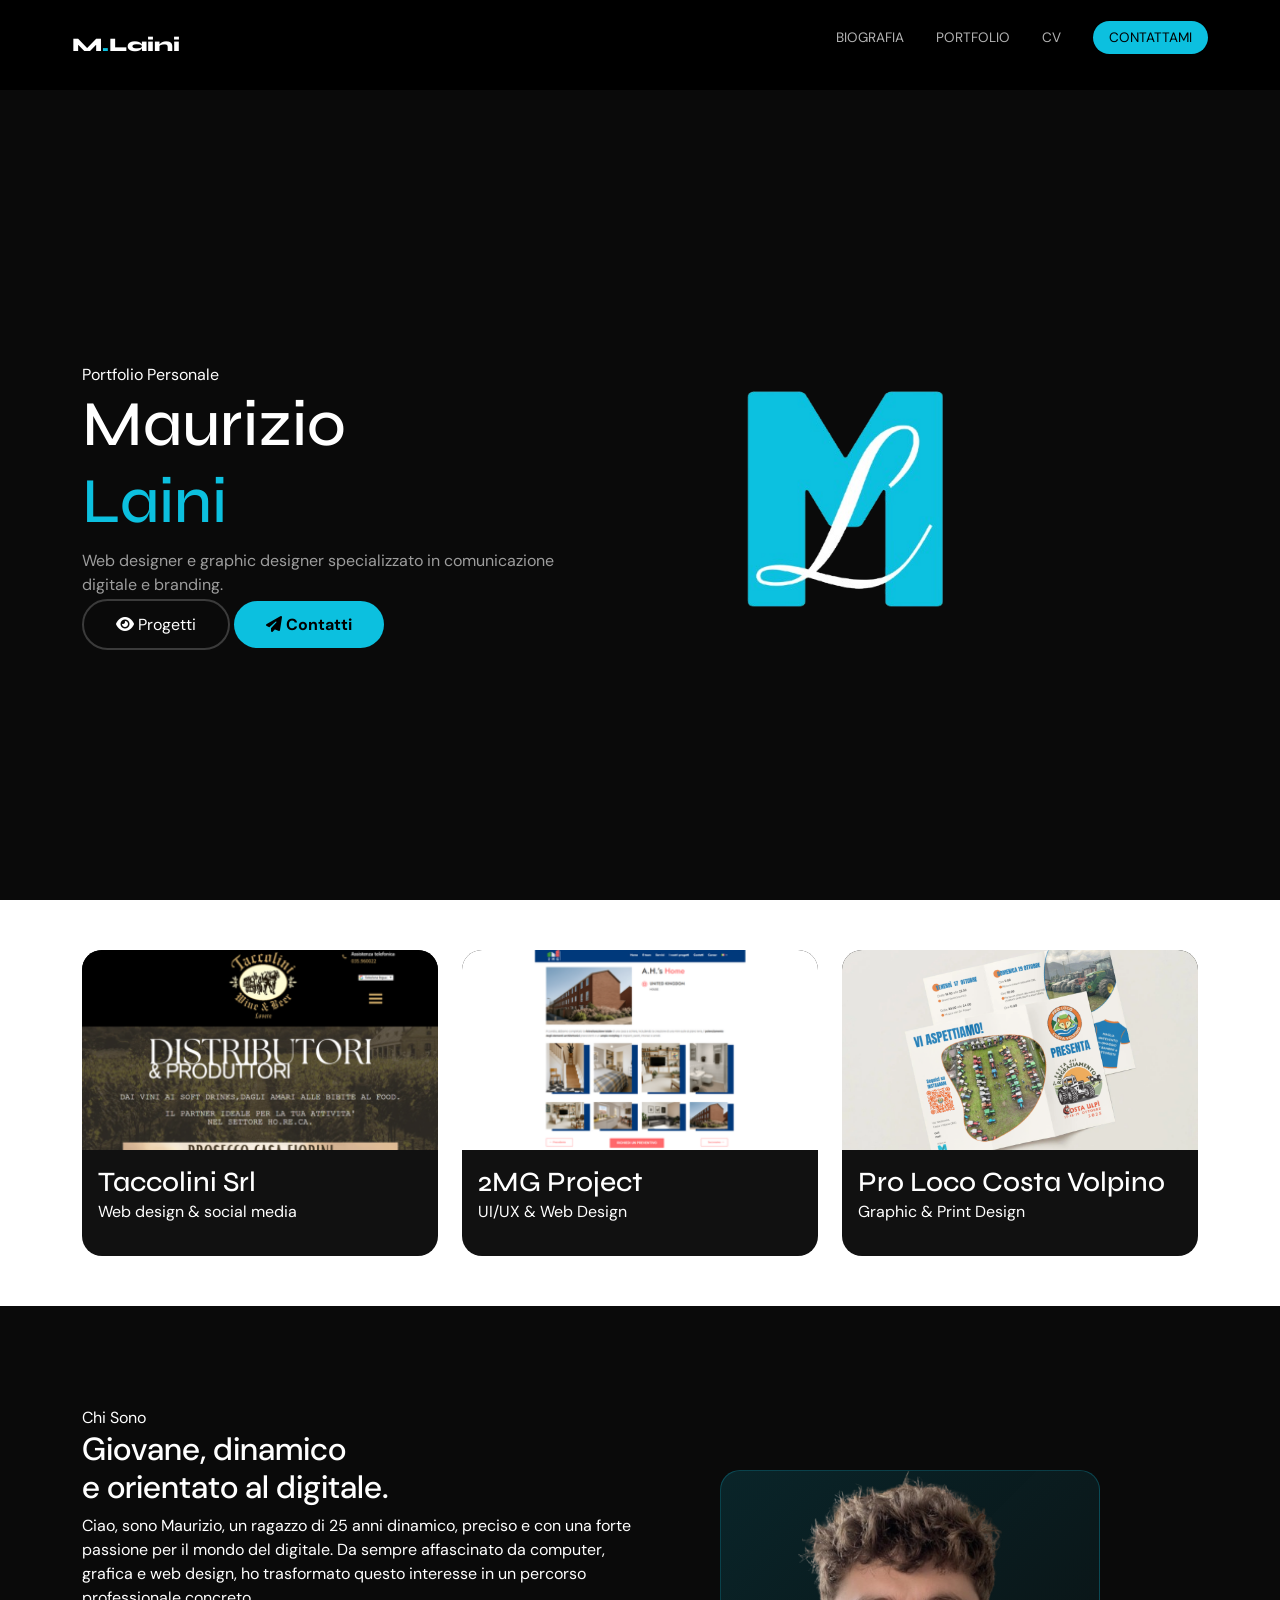
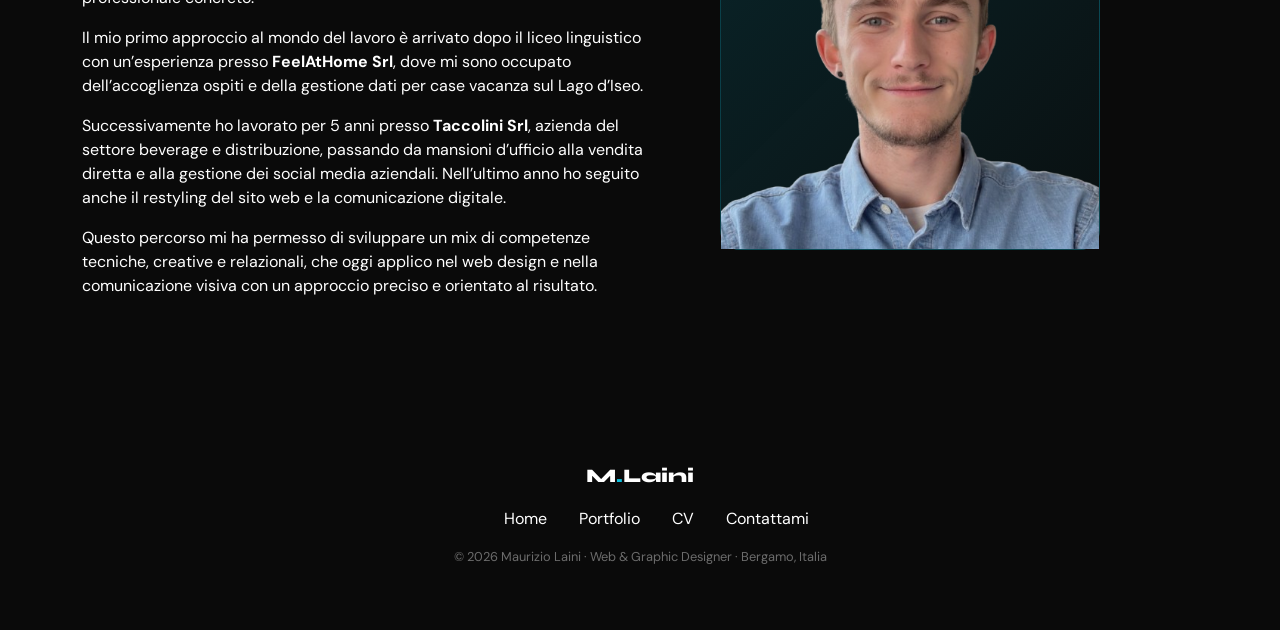
<file: index.html>
<!DOCTYPE html>
<html lang="it">
<head>
  <meta charset="UTF-8">
  <meta name="viewport" content="width=device-width, initial-scale=1.0">
  <title>Maurizio Laini – Web & Graphic Designer</title>

  <meta name="description" content="Portfolio di Maurizio Laini, web designer e graphic designer specializzato in comunicazione digitale, branding e sviluppo web.">

<!-- Open Graph -->
  <meta property="og:title" content="Maurizio Laini – Web & Graphic Designer">
  <meta property="og:description" content="Portfolio di Maurizio Laini, web designer e graphic designer specializzato in comunicazione digitale, branding e sviluppo web.">
  <meta property="og:type" content="website">
  <meta property="og:url" content="https://mauriziolaini.github.io/Portfolio/">
  <meta property="og:image" content="img/Logo_Black_Background.png">

<!-- Fonts -->
  <link rel="preconnect" href="https://fonts.googleapis.com">
  <link rel="preconnect" href="https://fonts.gstatic.com" crossorigin>
  <link href="https://fonts.googleapis.com/css2?family=Syne:wght@700;800&family=DM+Sans:wght@400;500;700&display=swap" rel="stylesheet">

<!-- CSS -->
  <link rel="stylesheet" href="https://cdn.jsdelivr.net/npm/bootstrap@5.3.2/dist/css/bootstrap.min.css">
  <link rel="stylesheet" href="https://cdnjs.cloudflare.com/ajax/libs/font-awesome/6.5.1/css/all.min.css">
  <link rel="stylesheet" href="css/style.css">

<!-- FAVICON -->
  <link rel="icon" href="favicon.png" type="image/png">
</head>

<body>

<!-- Navbar -->
<header>
  <nav class="navbar">

    <div class="nav-container">

      <a href="index.html" class="nav-brand">M<span>.</span>Laini</a>

      <input type="checkbox" id="menu-toggle">

      <label for="menu-toggle" class="nav-toggle">
        <span></span>
        <span></span>
        <span></span>
      </label>

      <ul class="nav-links">
        <li><a href="index.html#about">Biografia</a></li>
        <li><a href="index.html#portfolio">Portfolio</a></li>
        <li><a href="cv.html">CV</a></li>
        <li><a href="contattami.html" class="nav-cta">Contattami</a></li>
      </ul>

    </div>

  </nav>
</header>

<main>

<!-- Hero -->
<section class="hero" id="home">
  <div class="container">
    <div class="row align-items-center">

      <div class="col-lg-6 hero-content">
        <div class="hero-eyebrow">Portfolio Personale</div>

        <h1 class="hero-name">
          Maurizio<br><span class="highlight">Laini</span>
        </h1>

        <p class="hero-subtitle">
          Web designer e graphic designer specializzato in comunicazione digitale e branding.
        </p>

        <div class="hero-btns">
          <a href="#portfolio" class="btn-outline"><i class="fa-solid fa-eye"></i> Progetti</a>
          <a href="contattami.html" class="btn-primary"><i class="fa-solid fa-paper-plane"></i> Contatti</a>
        </div>
      </div>

      <div class="col-lg-6 hero-image-wrap">
        <div class="hero-img-frame">
          <img src="img/Logo_No_Background 500x500.png" alt="Logo Maurizio Laini">
        </div>
      </div>

    </div>
  </div>
</section>

<!-- Portfolio -->
<section id="portfolio">
  <div class="container">
    <div class="portfolio-grid">

      <article class="portfolio-card">
        <div class="card-img">
          <img src="img/Taccolini_1.png" alt="Sito Taccolini">
        </div>
        <div class="card-body">
          <h3 class="card-title">
            <a href="https://www.taccolini.it/" target="_blank">Taccolini Srl</a>
          </h3>
          <p class="card-desc">Web design & social media</p>
        </div>
      </article>

      <article class="portfolio-card">
        <div class="card-img">
          <img src="img/2mgproject_3.png" alt="Sito 2MG Project">
        </div>
        <div class="card-body">
          <h3 class="card-title">
            <a href="https://www.2mgproject.com/" target="_blank">2MG Project</a>
          </h3>
          <p class="card-desc">UI/UX & Web Design</p>
        </div>
      </article>

      <article class="portfolio-card">
        <div class="card-img">
          <img src="img/Proloco_Ringraziamento 2.png" alt="Pro Loco Costa Volpino">
        </div>
        <div class="card-body">
          <h3 class="card-title">
            <a href="https://www.instagram.com/prolococostavolpino/" target="_blank">Pro Loco Costa Volpino</a>
          </h3>
          <p class="card-desc">Graphic & Print Design</p>
        </div>
      </article>

    </div>
  </div>
</section>

<!-- About -->
<section id="about" class="about">
  <div class="container">
    <div class="about-grid">

      <div class="about-content">
        <div class="section-label">Chi Sono</div>
        <h2 class="section-title">Giovane, dinamico<br>e orientato al digitale.</h2>

        <p class="section-desc">
          Ciao, sono Maurizio, un ragazzo di 25 anni dinamico, preciso e con una forte passione per il mondo del digitale.
          Da sempre affascinato da computer, grafica e web design, ho trasformato questo interesse in un percorso professionale concreto.
        </p>

        <p class="section-desc">
          Il mio primo approccio al mondo del lavoro è arrivato dopo il liceo linguistico con un’esperienza presso
          <strong>FeelAtHome Srl</strong>, dove mi sono occupato dell’accoglienza ospiti e della gestione dati per case vacanza sul Lago d’Iseo.
        </p>

        <p class="section-desc">
          Successivamente ho lavorato per 5 anni presso <strong>Taccolini Srl</strong>, azienda del settore beverage e distribuzione,
          passando da mansioni d’ufficio alla vendita diretta e alla gestione dei social media aziendali.
          Nell’ultimo anno ho seguito anche il restyling del sito web e la comunicazione digitale.
        </p>

        <p class="section-desc">
          Questo percorso mi ha permesso di sviluppare un mix di competenze tecniche, creative e relazionali,
          che oggi applico nel web design e nella comunicazione visiva con un approccio preciso e orientato al risultato.
        </p>
      </div>

      <div class="about-image">
        <div class="about-frame">
          <img src="img/me.png" alt="Foto Maurizio Laini">
        </div>
      </div>

    </div>
  </div>
</section>

</main>

<!-- Footer -->
<footer>
  <div class="container">
    <div class="footer-brand">M<span>.</span>Laini</div>

    <ul class="footer-links">
      <li><a href="index.html">Home</a></li>
      <li><a href="#portfolio">Portfolio</a></li>
      <li><a href="cv.html">CV</a></li>
      <li><a href="contattami.html">Contattami</a></li>
    </ul>

    <p class="footer-copy">© 2026 Maurizio Laini · Web &amp; Graphic Designer · Bergamo, Italia</p>
  </div>
</footer>

</body>
</html>
</file>
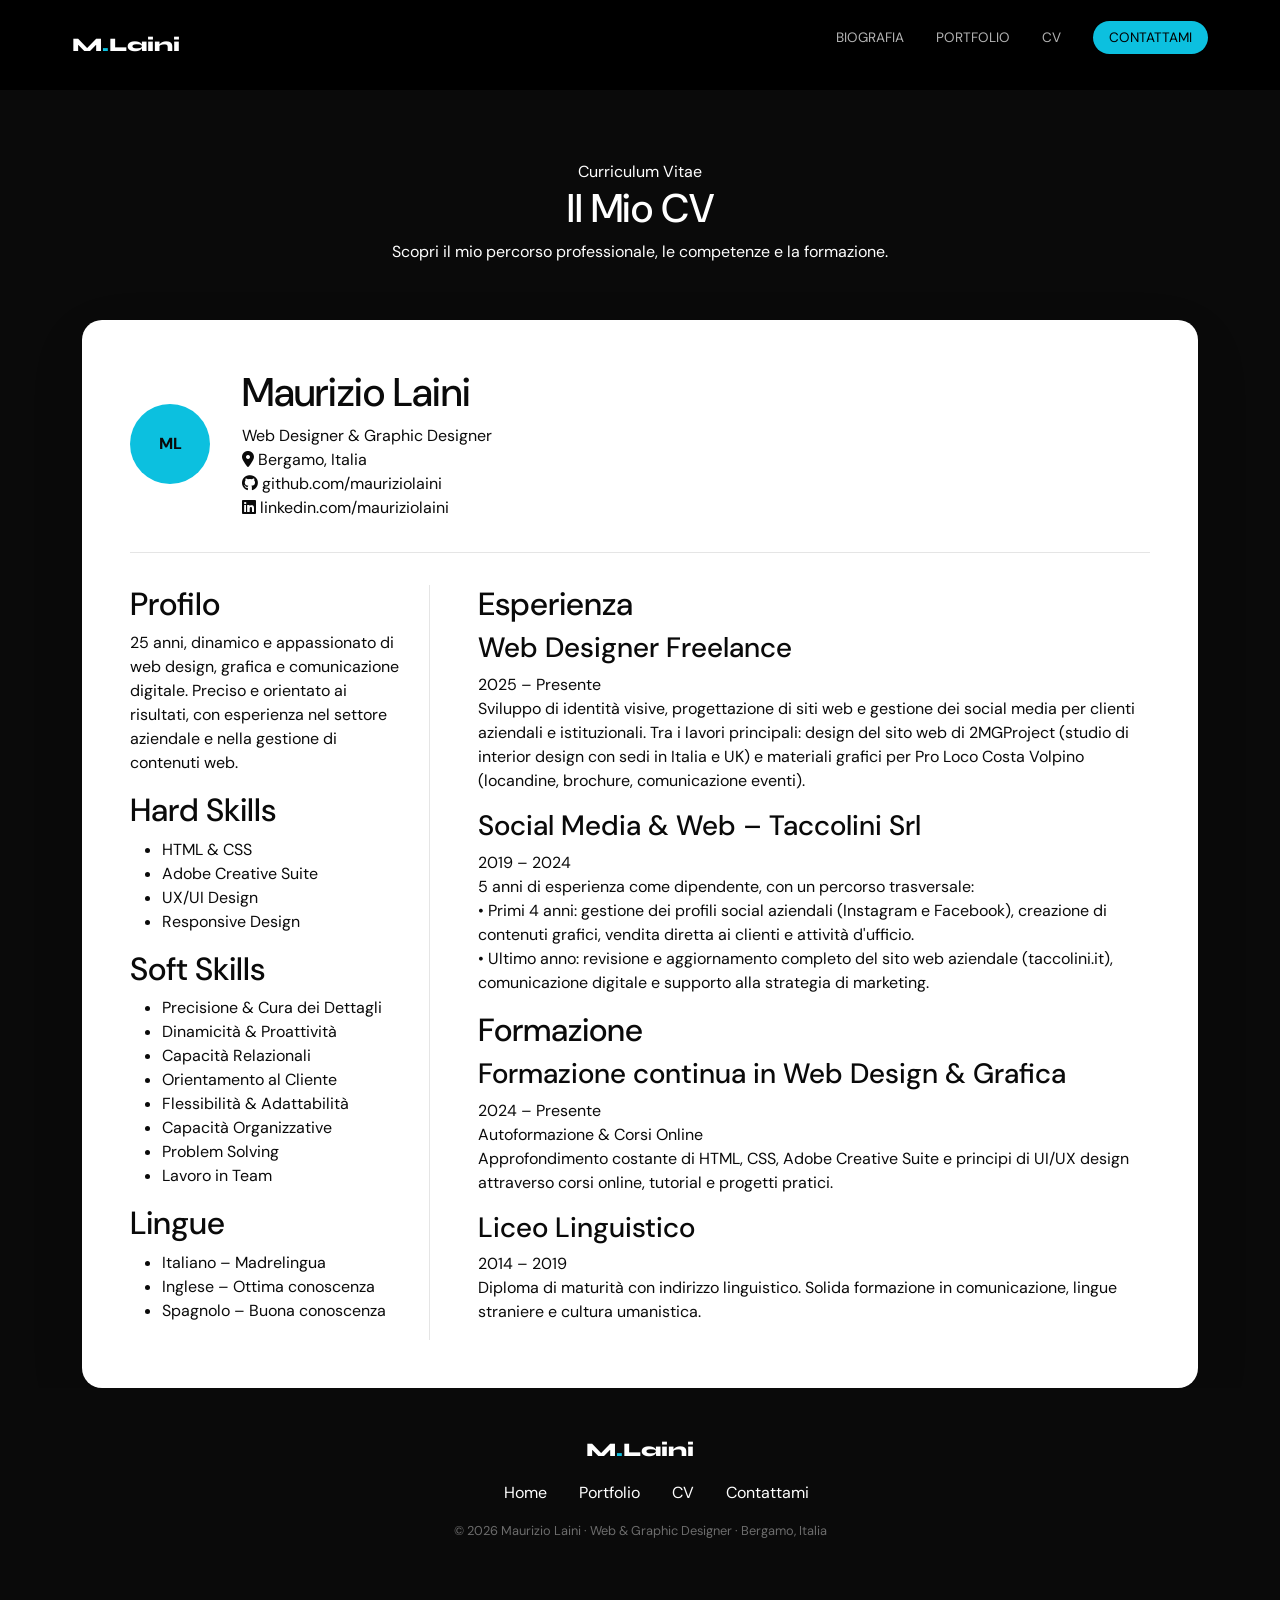
<file: cv.html>
<!DOCTYPE html>
<html lang="it">
<head>
  <meta charset="UTF-8">
  <meta name="viewport" content="width=device-width, initial-scale=1.0">
  <title>CV – Maurizio Laini</title>
  <meta name="description" content="Curriculum Vitae di Maurizio Laini, web designer e graphic designer.">

<!-- Open Graph -->
  <meta property="og:title" content="CV – Maurizio Laini">
  <meta property="og:description" content="Scopri il mio percorso professionale, le competenze e la formazione.">
  <meta property="og:type" content="website">
  <meta property="og:url" content="https://mauriziolaini.github.io/Portfolio/">
  <meta property="og:image" content="img/Logo_Black_Background.png">

<!-- Fonts -->
  <link rel="preconnect" href="https://fonts.googleapis.com">
  <link rel="preconnect" href="https://fonts.gstatic.com" crossorigin>
  <link href="https://fonts.googleapis.com/css2?family=Syne:wght@700;800&family=DM+Sans:wght@400;500;600;700&display=swap" rel="stylesheet">

<!-- Bootstrap -->
  <link href="https://cdn.jsdelivr.net/npm/bootstrap@5.3.2/dist/css/bootstrap.min.css" rel="stylesheet">

<!-- Font Awesome -->
  <link href="https://cdnjs.cloudflare.com/ajax/libs/font-awesome/6.5.1/css/all.min.css" rel="stylesheet">

<!-- CSS -->
  <link rel="stylesheet" href="css/style.css">

<!-- FAVICON -->
  <link rel="icon" href="favicon.png" type="image/png">

</head>
<body>

<!-- Navbar -->
<header>
  <nav class="navbar">

    <div class="nav-container">

      <a href="index.html" class="nav-brand">M<span>.</span>Laini</a>

      <input type="checkbox" id="menu-toggle">

      <label for="menu-toggle" class="nav-toggle">
        <span></span>
        <span></span>
        <span></span>
      </label>

      <ul class="nav-links">
        <li><a href="index.html#about">Biografia</a></li>
        <li><a href="index.html#portfolio">Portfolio</a></li>
        <li><a href="cv.html">CV</a></li>
        <li><a href="contattami.html" class="nav-cta">Contattami</a></li>
      </ul>

    </div>

  </nav>
</header>

<!-- Hero -->
<section class="cv-hero">
  <div class="container text-center">
    <div class="section-label">Curriculum Vitae</div>
    <h1 class="section-title">Il Mio CV</h1>
    <p class="section-desc">
      Scopri il mio percorso professionale, le competenze e la formazione.
    </p>
  </div>
</section>

<!-- CV -->
<section class="cv-section">
  <div class="container">

    <div class="cv-container">
      <div class="cv-header">
        <div class="cv-avatar">ML</div>

        <div class="cv-intro">
          <h1>Maurizio Laini</h1>
          <div class="cv-role">Web Designer & Graphic Designer</div>

          <div class="cv-contact">
            <span><i class="fa-solid fa-location-dot"></i> Bergamo, Italia</span>
            <br>
            <span><i class="fa-brands fa-github"></i> <a href="https://github.com/MaurizioLaini">github.com/mauriziolaini</a></span>
            <br>
            <span><i class="fa-brands fa-linkedin"></i> linkedin.com/mauriziolaini</span>
          </div>
        </div>
      </div>

      <div class="cv-body">
        <aside class="cv-sidebar">
          <div class="cv-block">
            <h2>Profilo</h2>
            <p>
              25 anni, dinamico e appassionato di web design, grafica e comunicazione digitale.
              Preciso e orientato ai risultati, con esperienza nel settore aziendale e nella gestione di contenuti web.
            </p>
          </div>

          <div class="cv-block">
            <h2>Hard Skills</h2>
            <ul>
              <li>HTML & CSS</li>
              <li>Adobe Creative Suite</li>
              <li>UX/UI Design</li>
              <li>Responsive Design</li>
            </ul>
          </div>

          <div class="cv-block">
            <h2>Soft Skills</h2>
            <ul>
              <li>Precisione & Cura dei Dettagli</li>
              <li>Dinamicità & Proattività</li>
              <li>Capacità Relazionali</li>
              <li>Orientamento al Cliente</li>
              <li>Flessibilità & Adattabilità</li>
              <li>Capacità Organizzative</li>
              <li>Problem Solving</li>
              <li>Lavoro in Team</li>
            </ul>
          </div>

          <div class="cv-block">
            <h2>Lingue</h2>
            <ul>
              <li>Italiano – Madrelingua</li>
              <li>Inglese – Ottima conoscenza</li>
              <li>Spagnolo – Buona conoscenza</li>
            </ul>
          </div>

        </aside>

        <!-- MAIN -->
        <div class="cv-main">

          <div class="cv-block">
            <h2>Esperienza</h2>

            <div class="cv-item">
              <div class="cv-item-head">
                <h3>Web Designer Freelance</h3>
                <span>2025 – Presente</span>
              </div>
              <p>
                Sviluppo di identità visive, progettazione di siti web e gestione dei social media per clienti aziendali e istituzionali. 
                Tra i lavori principali: design del sito web di 2MGProject (studio di interior design con sedi in Italia e UK) e materiali grafici per 
                Pro Loco Costa Volpino (locandine, brochure, comunicazione eventi).
              </p>
            </div>

            <div class="cv-item">
              <div class="cv-item-head">
                <h3>Social Media & Web – Taccolini Srl</h3>
                <span>2019 – 2024</span>
              </div>
              <p>
                5 anni di esperienza come dipendente, con un percorso trasversale:<br>
• Primi 4 anni: gestione dei profili social aziendali (Instagram e Facebook), creazione di contenuti grafici, vendita diretta ai clienti e attività d'ufficio.<br>
• Ultimo anno: revisione e aggiornamento completo del sito web aziendale (taccolini.it), comunicazione digitale e supporto alla strategia di marketing.
              </p>
            </div>

          </div>

          <div class="cv-block">
            <h2>Formazione</h2>

            <div class="cv-item">
              <div class="cv-item-head">
                <h3>Formazione continua in Web Design & Grafica</h3>
                <span>2024 – Presente</span>
              </div>
              <p>Autoformazione & Corsi Online <br>
Approfondimento costante di HTML, CSS, Adobe Creative Suite e principi di UI/UX design attraverso corsi online, tutorial e progetti pratici.</p>
            </div>

          </div>


            <div class="cv-item">
              <div class="cv-item-head">
                <h3>Liceo Linguistico</h3>
                <span>2014 – 2019</span>
              </div>
              <p>Diploma di maturità con indirizzo linguistico. Solida formazione in comunicazione, lingue straniere e cultura umanistica.</p>
            </div>

          </div>

        </div>
</div>
</div>

<!-- FOOTER -->
<footer>
    <div class="container">
      <div class="footer-brand">M<span>.</span>Laini</div>
      <ul class="footer-links">
        <li><a href="index.html">Home</a></li>
        <li><a href="index.html#portfolio">Portfolio</a></li>
        <li><a href="cv.html">CV</a></li>
        <li><a href="contattami.html">Contattami</a></li>
      </ul>
      <p class="footer-copy">© 2026 Maurizio Laini · Web &amp; Graphic Designer · Bergamo, Italia</p>
    </div>
  </footer>

</body>
</html>
</file>
<file: css/style.css>
:root {
  --primary: #0cc0df;
  --black: #0a0a0a;
  --white: #fff;
  --gray: #f4f4f4;
  --gray-light: #f8f9fa;
  --gray-mid: #e5e5e5;
  --gray-text: #777;
  --text: #555;
  --radius: 12px;
  --radius-lg: 20px;
  --transition: all 0.3s ease;
  --font-display: 'Syne', sans-serif;
  --font-body: 'DM Sans', sans-serif;
}

* {
  margin: 0;
  padding: 0;
  box-sizing: border-box;
}

html, body {
  overflow-x: hidden;
}

body {
  font-family: var(--font-body);
  background: var(--white);
  color: var(--black);
  overflow-x: hidden;
}

a {
  text-decoration: none;
  color: inherit;
}

img {
  max-width: 100%;
  height: auto;
  display: block;
}

.navbar {
  position: fixed;
  top: 0;
  width: 100%;
  height: 90px;
  display: flex;
  align-items: center;
  background: rgba(0, 0, 0, 0.95);
  backdrop-filter: blur(10px);
  z-index: 1000;
}
.navbar .nav-container {
  width: 100%;
  max-width: 1200px;
  margin: 0 auto;
  padding: 0 2rem;
  display: flex;
  justify-content: space-between;
  align-items: center;
}
.navbar .nav-brand {
  font-family: var(--font-display);
  font-weight: 800;
  color: var(--white);
  font-size: 1.2rem;
}
.navbar .nav-brand span {
  color: var(--primary);
}
.navbar .nav-links {
  display: flex;
  gap: 2rem;
  list-style: none;
}
.navbar .nav-links a {
  color: rgba(255, 255, 255, 0.7);
  font-size: 0.85rem;
  text-transform: uppercase;
  transition: var(--transition);
}
.navbar .nav-links a:hover {
  color: var(--white);
}
.navbar .nav-cta {
  background: var(--primary);
  padding: 0.5rem 1rem;
  border-radius: 50px;
  color: #000 !important;
}

#menu-toggle {
  display: none;
}

.nav-toggle {
  display: none;
  flex-direction: column;
  gap: 5px;
  cursor: pointer;
}
.nav-toggle span {
  width: 26px;
  height: 3px;
  background: white;
  border-radius: 2px;
  transition: 0.3s;
}

@media (max-width: 991px) {
  .nav-toggle {
    display: flex;
  }
  .nav-links {
    position: absolute;
    top: 90px;
    left: 0;
    width: 100%;
    background: var(--black);
    flex-direction: column;
    align-items: center;
    gap: 1.5rem;
    max-height: 0;
    overflow: hidden;
    transition: max-height 0.4s ease;
    padding: 0;
  }
  .nav-links li {
    padding: 10px 0;
  }
  #menu-toggle:checked ~ .nav-links {
    max-height: 400px;
    padding: 20px 0;
  }
  #menu-toggle:checked + .nav-toggle span:nth-child(1) {
    transform: rotate(45deg) translate(5px, 5px);
  }
  #menu-toggle:checked + .nav-toggle span:nth-child(2) {
    opacity: 0;
  }
  #menu-toggle:checked + .nav-toggle span:nth-child(3) {
    transform: rotate(-45deg) translate(6px, -6px);
  }
}
.hero {
  min-height: 100vh;
  background: var(--black);
  color: var(--white);
  display: flex;
  align-items: center;
  padding-top: 100px;
}
.hero-name {
  font-family: var(--font-display);
  font-size: 4rem;
}
.hero-subtitle {
  max-width: 500px;
  color: rgba(255, 255, 255, 0.6);
}
.hero-img-frame {
  max-width: 380px;
  aspect-ratio: 1;
  display: flex;
  align-items: center;
  justify-content: center;
}
.hero-img-frame img {
  width: 100%;
  height: 100%;
  -o-object-fit: cover;
     object-fit: cover;
}

.highlight {
  color: var(--primary);
}

footer {
  background: var(--black);
  color: var(--white);
  padding: 3rem 0;
  text-align: center;
}
footer .footer-brand {
  font-family: var(--font-display);
  font-weight: 800;
  color: var(--white);
  font-size: 1.2rem;
}
footer .footer-brand span {
  color: var(--primary);
}
footer .footer-links {
  display: flex;
  justify-content: center;
  gap: 2rem;
  list-style: none;
  margin: 1rem 0;
}
footer .footer-copy {
  font-size: 0.8rem;
  color: rgba(255, 255, 255, 0.4);
}

.btn-primary {
  background: var(--primary);
  padding: 0.8rem 2rem;
  border-radius: 50px;
  color: #000;
  font-weight: 700;
}

.btn-outline {
  border: 2px solid rgba(255, 255, 255, 0.2);
  padding: 0.8rem 2rem;
  border-radius: 50px;
  color: var(--white);
}

.portfolio-grid {
  display: grid;
  grid-template-columns: repeat(3, 1fr);
  gap: 1.5rem;
  padding: 50px 0;
}

.portfolio-card {
  background: #111;
  border-radius: var(--radius-lg);
  overflow: hidden;
}
.portfolio-card .card-img {
  height: 200px;
  background: linear-gradient(135deg, #1a1a2e, #16213e);
}
.portfolio-card .card-img img {
  width: 100%;
  height: 100%;
  -o-object-fit: cover;
     object-fit: cover;
}
.portfolio-card .card-body {
  padding: 1rem;
  color: var(--white);
}
.portfolio-card .card-title {
  font-family: var(--font-display);
}

@media (max-width: 992px) {
  .portfolio-grid {
    grid-template-columns: 1fr;
  }
}
.contact-form {
  background: var(--white);
  padding: 2.5rem;
  border-radius: var(--radius-lg);
}
.contact-form .form-group {
  margin-bottom: 1.2rem;
}
.contact-form .form-group input,
.contact-form .form-group select,
.contact-form .form-group textarea {
  width: 100%;
  padding: 0.8rem;
  border: 1px solid var(--gray-mid);
  border-radius: var(--radius);
}
.contact-form .submit-btn {
  width: 100%;
  background: var(--primary);
  border: none;
  padding: 0.9rem;
  border-radius: 50px;
  font-weight: 700;
}

.about {
  background: var(--black);
  color: var(--white);
  padding: 100px 0;
}
.about-grid {
  display: grid;
  grid-template-columns: 1.2fr 1fr;
  gap: 4rem;
  align-items: center;
}
.about-frame {
  max-width: 380px;
  aspect-ratio: 1;
  border-radius: var(--radius-lg);
  background: linear-gradient(135deg, rgba(12, 192, 223, 0.15), rgba(12, 192, 223, 0.03));
  border: 1px solid rgba(12, 192, 223, 0.25);
  display: flex;
  align-items: center;
  justify-content: center;
}
.about-frame img {
  width: 100%;
  height: 100%;
  -o-object-fit: cover;
     object-fit: cover;
}

@media (max-width: 992px) {
  .about-grid {
    grid-template-columns: 1fr;
  }
}
.contact-hero {
  background: var(--black);
  color: var(--white);
  padding: 160px 0 100px;
  text-align: center;
}

.contact-grid {
  display: grid;
  grid-template-columns: 1fr 1.5fr;
  gap: 4rem;
  padding: 100px 0;
}

.contact-info {
  background: var(--black);
  color: var(--white);
  padding: 2.5rem;
  border-radius: var(--radius-lg);
}

.contact-item {
  display: flex;
  gap: 1rem;
  margin-bottom: 1.5rem;
}

.contact-icon {
  width: 40px;
  height: 40px;
  background: rgba(12, 192, 223, 0.15);
  border-radius: 10px;
  display: flex;
  align-items: center;
  justify-content: center;
  color: var(--primary);
}

.service-tags {
  display: flex;
  flex-wrap: wrap;
  gap: 0.5rem;
}
.service-tags .service-tag {
  font-size: 0.75rem;
  padding: 0.3rem 0.8rem;
  border-radius: 50px;
  background: rgba(12, 192, 223, 0.1);
  color: var(--primary);
}

@media (max-width: 768px) {
  .contact-grid {
    grid-template-columns: 1fr;
  }
  .contact-form {
    width: 100%;
  }
}
.cv-page {
  background: var(--gray-light);
  padding-top: 100px;
}

.cv-hero {
  background: var(--black);
  color: var(--white);
  padding: 160px 0 100px;
  text-align: center;
}

.cv-container {
  background: var(--white);
  border-radius: var(--radius-lg);
  padding: 3rem;
  margin-top: -60px;
  box-shadow: 0 20px 60px rgba(0, 0, 0, 0.08);
}

.cv-header {
  display: flex;
  gap: 2rem;
  align-items: center;
  border-bottom: 1px solid var(--gray-mid);
  padding-bottom: 2rem;
  margin-bottom: 2rem;
}

.cv-avatar {
  width: 80px;
  height: 80px;
  border-radius: 50%;
  background: var(--primary);
  display: flex;
  align-items: center;
  justify-content: center;
  font-weight: 800;
}

.cv-body {
  display: grid;
  grid-template-columns: 300px 1fr;
  gap: 3rem;
}

.cv-sidebar {
  border-right: 1px solid var(--gray-mid);
  padding-right: 1.5rem;
}

.cv-section {
  margin-bottom: 2rem;
  background-color: var(--black);
}

.cv-skill-item {
  font-size: 0.85rem;
  padding: 0.35rem 0.6rem;
  border-radius: 50px;
  background: rgba(12, 192, 223, 0.08);
  color: var(--primary);
  display: inline-block;
  margin: 0.2rem;
}

@media (max-width: 992px) {
  .cv-body {
    grid-template-columns: 1fr;
  }
}/*# sourceMappingURL=style.css.map */
</file>
